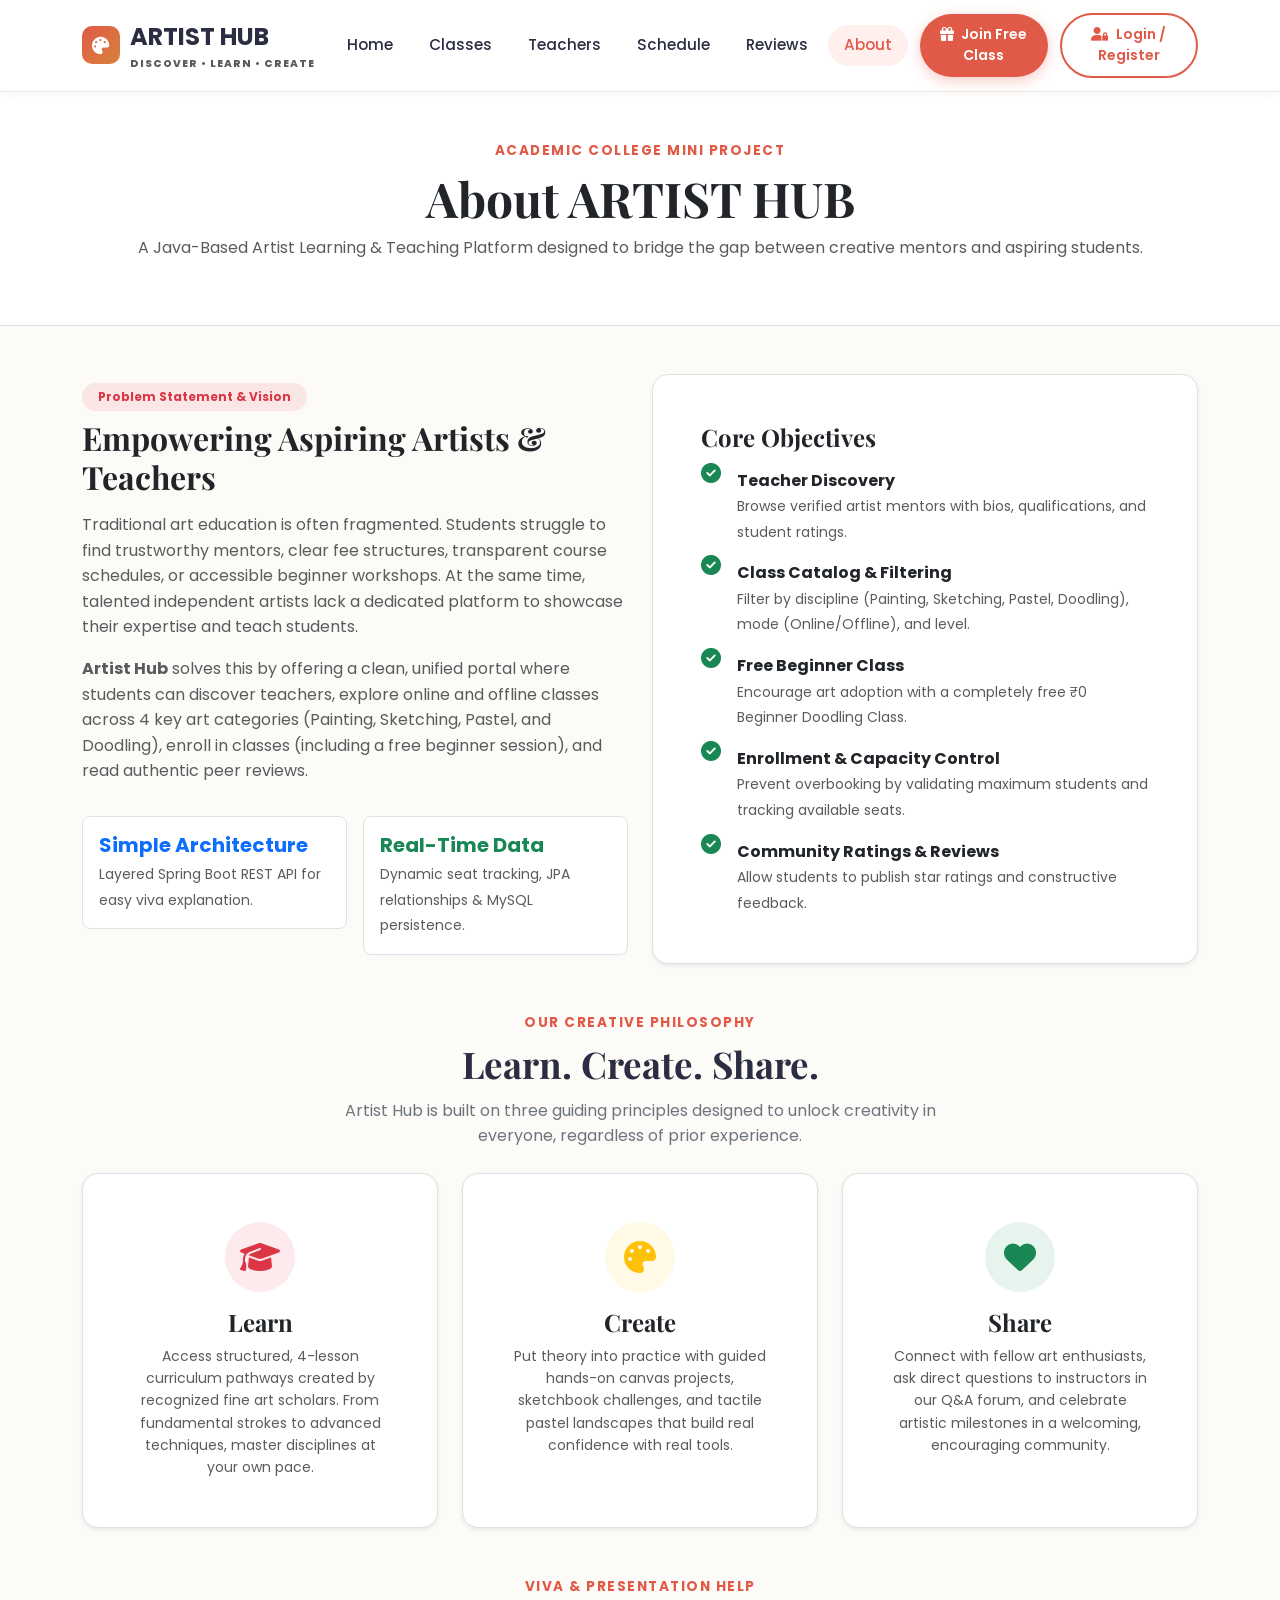
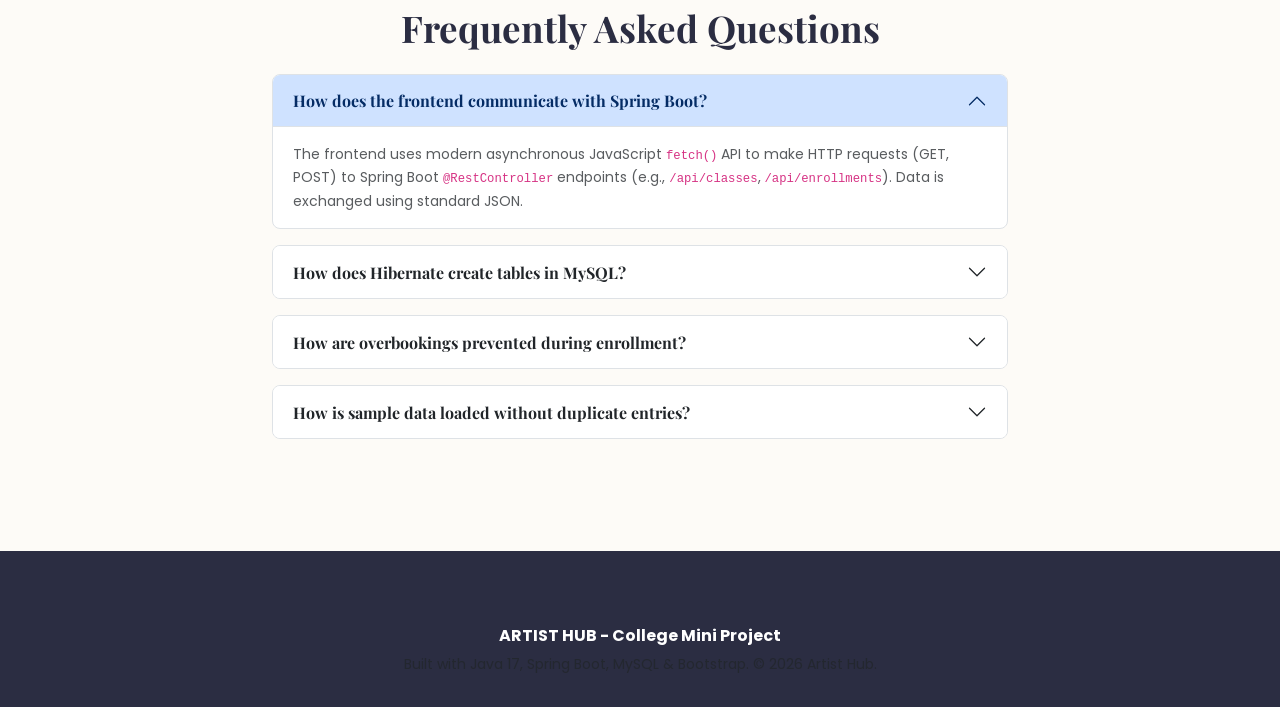
<file: src/main/resources/static/about.html>
<!DOCTYPE html>
<html lang="en">
<head>
    <meta charset="UTF-8">
    <meta name="viewport" content="width=device-width, initial-scale=1.0">
    <title>About ARTIST HUB - College Mini Project</title>
    <!-- Google Fonts -->
    <link rel="preconnect" href="https://fonts.googleapis.com">
    <link rel="preconnect" href="https://fonts.gstatic.com" crossorigin>
    <link href="https://fonts.googleapis.com/css2?family=Playfair+Display:wght@600;700;800&family=Poppins:wght@300;400;500;600;700&display=swap" rel="stylesheet">
    <!-- Bootstrap 5 CSS CDN -->
    <link href="https://cdn.jsdelivr.net/npm/bootstrap@5.3.3/dist/css/bootstrap.min.css" rel="stylesheet">
    <!-- Font Awesome Icons -->
    <link rel="stylesheet" href="https://cdnjs.cloudflare.com/ajax/libs/font-awesome/6.5.2/css/all.min.css">
    <!-- Custom CSS -->
    <link rel="stylesheet" href="css/style.css">
</head>
<body>

    <!-- NAVBAR -->
    <nav class="navbar navbar-expand-lg navbar-custom sticky-top">
        <div class="container">
            <a class="navbar-brand" href="index.html">
                <span class="brand-icon"><i class="fa-solid fa-palette"></i></span>
                <div>
                    <span class="fw-bold tracking-wide">ARTIST HUB</span>
                    <span class="d-block small text-muted font-sans" style="font-size: 0.65rem; letter-spacing: 1px;">DISCOVER • LEARN • CREATE</span>
                </div>
            </a>
            <button class="navbar-toggler border-0" type="button" data-bs-toggle="collapse" data-bs-target="#mainNavbar" aria-controls="mainNavbar" aria-expanded="false" aria-label="Toggle navigation">
                <span class="navbar-toggler-icon"></span>
            </button>
            <div class="collapse navbar-collapse" id="mainNavbar">
                <ul class="navbar-nav ms-auto mb-2 mb-lg-0 align-items-lg-center gap-1">
                    <li class="nav-item"><a class="nav-link" href="index.html">Home</a></li>
                    <li class="nav-item"><a class="nav-link" href="classes.html">Classes</a></li>
                    <li class="nav-item"><a class="nav-link" href="teachers.html">Teachers</a></li>
                    <li class="nav-item"><a class="nav-link" href="schedule.html">Schedule</a></li>
                    <li class="nav-item"><a class="nav-link" href="reviews.html">Reviews</a></li>
                    <li class="nav-item"><a class="nav-link active" href="about.html">About</a></li>
                    <li class="nav-item ms-lg-2 mt-2 mt-lg-0">
                        <button class="btn btn-primary-custom btn-sm px-3" onclick="joinFreeDoodlingClass()">
                            <i class="fa-solid fa-gift me-1"></i> Join Free Class
                        </button>
                    </li>
                </ul>
            </div>
        </div>
    </nav>

    <!-- HEADER -->
    <section class="py-5 bg-white border-bottom">
        <div class="container text-center">
            <span class="section-subtitle">Academic College Mini Project</span>
            <h1 class="display-5 fw-bold text-dark mb-2">About ARTIST HUB</h1>
            <p class="text-muted max-w-600 mx-auto">
                A Java-Based Artist Learning &amp; Teaching Platform designed to bridge the gap between creative mentors and aspiring students.
            </p>
        </div>
    </section>

    <!-- PROJECT PURPOSE & OBJECTIVES -->
    <section class="container py-5">
        <div class="row g-4 align-items-center mb-5">
            <div class="col-lg-6">
                <span class="badge bg-danger bg-opacity-10 text-danger fw-bold px-3 py-2 rounded-pill mb-2">Problem Statement &amp; Vision</span>
                <h2 class="fw-bold text-dark mb-3">Empowering Aspiring Artists &amp; Teachers</h2>
                <p class="text-muted">
                    Traditional art education is often fragmented. Students struggle to find trustworthy mentors, clear fee structures, transparent course schedules, or accessible beginner workshops. At the same time, talented independent artists lack a dedicated platform to showcase their expertise and teach students.
                </p>
                <p class="text-muted">
                    <strong>Artist Hub</strong> solves this by offering a clean, unified portal where students can discover teachers, explore online and offline classes across 4 key art categories (Painting, Sketching, Pastel, and Doodling), enroll in classes (including a free beginner session), and read authentic peer reviews.
                </p>
                <div class="row g-3 mt-2">
                    <div class="col-sm-6">
                        <div class="p-3 bg-white rounded-3 border">
                            <h5 class="fw-bold text-primary mb-1">Simple Architecture</h5>
                            <small class="text-muted">Layered Spring Boot REST API for easy viva explanation.</small>
                        </div>
                    </div>
                    <div class="col-sm-6">
                        <div class="p-3 bg-white rounded-3 border">
                            <h5 class="fw-bold text-success mb-1">Real-Time Data</h5>
                            <small class="text-muted">Dynamic seat tracking, JPA relationships &amp; MySQL persistence.</small>
                        </div>
                    </div>
                </div>
            </div>
            <div class="col-lg-6">
                <div class="p-4 p-md-5 rounded-4 bg-white border shadow-sm">
                    <h4 class="fw-bold text-dark mb-3">Core Objectives</h4>
                    <ul class="list-unstyled mb-0">
                        <li class="d-flex align-items-start gap-3 mb-3">
                            <i class="fa-solid fa-circle-check text-success fa-lg mt-1"></i>
                            <div>
                                <strong class="d-block text-dark">Teacher Discovery</strong>
                                <span class="small text-muted">Browse verified artist mentors with bios, qualifications, and student ratings.</span>
                            </div>
                        </li>
                        <li class="d-flex align-items-start gap-3 mb-3">
                            <i class="fa-solid fa-circle-check text-success fa-lg mt-1"></i>
                            <div>
                                <strong class="d-block text-dark">Class Catalog &amp; Filtering</strong>
                                <span class="small text-muted">Filter by discipline (Painting, Sketching, Pastel, Doodling), mode (Online/Offline), and level.</span>
                            </div>
                        </li>
                        <li class="d-flex align-items-start gap-3 mb-3">
                            <i class="fa-solid fa-circle-check text-success fa-lg mt-1"></i>
                            <div>
                                <strong class="d-block text-dark">Free Beginner Class</strong>
                                <span class="small text-muted">Encourage art adoption with a completely free ₹0 Beginner Doodling Class.</span>
                            </div>
                        </li>
                        <li class="d-flex align-items-start gap-3 mb-3">
                            <i class="fa-solid fa-circle-check text-success fa-lg mt-1"></i>
                            <div>
                                <strong class="d-block text-dark">Enrollment &amp; Capacity Control</strong>
                                <span class="small text-muted">Prevent overbooking by validating maximum students and tracking available seats.</span>
                            </div>
                        </li>
                        <li class="d-flex align-items-start gap-3">
                            <i class="fa-solid fa-circle-check text-success fa-lg mt-1"></i>
                            <div>
                                <strong class="d-block text-dark">Community Ratings &amp; Reviews</strong>
                                <span class="small text-muted">Allow students to publish star ratings and constructive feedback.</span>
                            </div>
                        </li>
                    </ul>
                </div>
            </div>
        </div>

        <!-- LEARN. CREATE. SHARE. COMMUNITY SECTION -->
        <div class="section-header text-center mt-5 mb-4">
            <span class="section-subtitle">Our Creative Philosophy</span>
            <h2 class="section-title">Learn. Create. Share.</h2>
            <p class="section-desc">Artist Hub is built on three guiding principles designed to unlock creativity in everyone, regardless of prior experience.</p>
        </div>

        <div class="row g-4 mb-5">
            <div class="col-md-4">
                <div class="p-4 p-lg-5 bg-white rounded-4 border text-center h-100 shadow-sm">
                    <div class="rounded-circle bg-danger bg-opacity-10 text-danger d-inline-flex align-items-center justify-content-center mb-3" style="width: 70px; height: 70px;">
                        <i class="fa-solid fa-graduation-cap fa-2x"></i>
                    </div>
                    <h4 class="fw-bold text-dark mb-2">Learn</h4>
                    <p class="small text-muted mb-0">
                        Access structured, 4-lesson curriculum pathways created by recognized fine art scholars. From fundamental strokes to advanced techniques, master disciplines at your own pace.
                    </p>
                </div>
            </div>
            <div class="col-md-4">
                <div class="p-4 p-lg-5 bg-white rounded-4 border text-center h-100 shadow-sm">
                    <div class="rounded-circle bg-warning bg-opacity-10 text-warning d-inline-flex align-items-center justify-content-center mb-3" style="width: 70px; height: 70px;">
                        <i class="fa-solid fa-palette fa-2x"></i>
                    </div>
                    <h4 class="fw-bold text-dark mb-2">Create</h4>
                    <p class="small text-muted mb-0">
                        Put theory into practice with guided hands-on canvas projects, sketchbook challenges, and tactile pastel landscapes that build real confidence with real tools.
                    </p>
                </div>
            </div>
            <div class="col-md-4">
                <div class="p-4 p-lg-5 bg-white rounded-4 border text-center h-100 shadow-sm">
                    <div class="rounded-circle bg-success bg-opacity-10 text-success d-inline-flex align-items-center justify-content-center mb-3" style="width: 70px; height: 70px;">
                        <i class="fa-solid fa-heart fa-2x"></i>
                    </div>
                    <h4 class="fw-bold text-dark mb-2">Share</h4>
                    <p class="small text-muted mb-0">
                        Connect with fellow art enthusiasts, ask direct questions to instructors in our Q&amp;A forum, and celebrate artistic milestones in a welcoming, encouraging community.
                    </p>
                </div>
            </div>
        </div>

        <!-- FREQUENTLY ASKED QUESTIONS -->
        <div class="row justify-content-center">
            <div class="col-lg-8">
                <div class="section-header text-center mb-4">
                    <span class="section-subtitle">Viva &amp; Presentation Help</span>
                    <h3 class="section-title">Frequently Asked Questions</h3>
                </div>

                <div class="accordion" id="faqAccordion">
                    <div class="accordion-item border rounded-3 mb-3 overflow-hidden">
                        <h2 class="accordion-header" id="faq1">
                            <button class="accordion-button fw-bold" type="button" data-bs-toggle="collapse" data-bs-target="#collapse1" aria-expanded="true" aria-controls="collapse1">
                                How does the frontend communicate with Spring Boot?
                            </button>
                        </h2>
                        <div id="collapse1" class="accordion-collapse collapse show" aria-labelledby="faq1" data-bs-parent="#faqAccordion">
                            <div class="accordion-body text-muted small">
                                The frontend uses modern asynchronous JavaScript <code>fetch()</code> API to make HTTP requests (GET, POST) to Spring Boot <code>@RestController</code> endpoints (e.g., <code>/api/classes</code>, <code>/api/enrollments</code>). Data is exchanged using standard JSON.
                            </div>
                        </div>
                    </div>

                    <div class="accordion-item border rounded-3 mb-3 overflow-hidden">
                        <h2 class="accordion-header" id="faq2">
                            <button class="accordion-button collapsed fw-bold" type="button" data-bs-toggle="collapse" data-bs-target="#collapse2" aria-expanded="false" aria-controls="collapse2">
                                How does Hibernate create tables in MySQL?
                            </button>
                        </h2>
                        <div id="collapse2" class="accordion-collapse collapse" aria-labelledby="faq2" data-bs-parent="#faqAccordion">
                            <div class="accordion-body text-muted small">
                                With the property <code>spring.jpa.hibernate.ddl-auto=update</code>, Hibernate inspects all entity classes (<code>@Entity</code> like Teacher, ArtClass, Enrollment) and automatically maps Java fields into corresponding database columns, tables, and foreign keys when the application boots.
                            </div>
                        </div>
                    </div>

                    <div class="accordion-item border rounded-3 mb-3 overflow-hidden">
                        <h2 class="accordion-header" id="faq3">
                            <button class="accordion-button collapsed fw-bold" type="button" data-bs-toggle="collapse" data-bs-target="#collapse3" aria-expanded="false" aria-controls="collapse3">
                                How are overbookings prevented during enrollment?
                            </button>
                        </h2>
                        <div id="collapse3" class="accordion-collapse collapse" aria-labelledby="faq3" data-bs-parent="#faqAccordion">
                            <div class="accordion-body text-muted small">
                                Inside <code>EnrollmentService.java</code>, before creating an enrollment record, the service checks <code>enrolledStudents &gt;= maxStudents</code>. If full, it throws an <code>IllegalStateException</code>, and the controller returns an HTTP 400 Bad Request with an informative error message.
                            </div>
                        </div>
                    </div>

                    <div class="accordion-item border rounded-3 overflow-hidden">
                        <h2 class="accordion-header" id="faq4">
                            <button class="accordion-button collapsed fw-bold" type="button" data-bs-toggle="collapse" data-bs-target="#collapse4" aria-expanded="false" aria-controls="collapse4">
                                How is sample data loaded without duplicate entries?
                            </button>
                        </h2>
                        <div id="collapse4" class="accordion-collapse collapse" aria-labelledby="faq4" data-bs-parent="#faqAccordion">
                            <div class="accordion-body text-muted small">
                                The <code>DataInitializer</code> component implements Spring Boot's <code>CommandLineRunner</code>. At startup, it checks <code>if (teacherRepository.count() == 0)</code> before inserting sample mentors, classes, and reviews, ensuring existing data is never duplicated on restarts.
                            </div>
                        </div>
                    </div>
                </div>
            </div>
        </div>
    </section>

    <!-- REUSABLE ENROLLMENT MODAL -->
    <div class="modal fade" id="enrollmentModal" tabindex="-1" aria-labelledby="enrollmentModalLabel" aria-hidden="true">
        <div class="modal-dialog modal-dialog-centered">
            <div class="modal-content">
                <div class="modal-header">
                    <div>
                        <h5 class="modal-title fw-bold" id="enrollmentModalLabel">Enroll in Art Class</h5>
                        <p class="small text-muted mb-0">Fill your details below to reserve your seat</p>
                    </div>
                    <button type="button" class="btn-close" data-bs-dismiss="modal" aria-label="Close"></button>
                </div>
                <div class="modal-body p-4">
                    <div class="alert alert-light border d-flex justify-content-between align-items-center mb-4">
                        <div>
                            <span class="small text-muted d-block">Selected Course</span>
                            <strong id="enrollmentModalClassTitle" class="text-dark">Art Class</strong>
                        </div>
                        <div id="enrollmentModalClassFee">
                            <span class="badge bg-success">FREE</span>
                        </div>
                    </div>

                    <form id="enrollmentForm">
                        <input type="hidden" id="enrollmentClassId" value="">
                        <div class="mb-3">
                            <label for="studentName" class="form-label fw-semibold small">Full Name <span class="text-danger">*</span></label>
                            <input type="text" class="form-control form-control-custom" id="studentName" placeholder="e.g. Priyam Yana" required>
                        </div>
                        <div class="mb-3">
                            <label for="studentEmail" class="form-label fw-semibold small">Email Address <span class="text-danger">*</span></label>
                            <input type="email" class="form-control form-control-custom" id="studentEmail" placeholder="e.g. student@example.com" required>
                        </div>
                        <div class="mb-4">
                            <label for="studentPhone" class="form-label fw-semibold small">Phone Number <span class="text-danger">*</span></label>
                            <input type="tel" class="form-control form-control-custom" id="studentPhone" placeholder="e.g. +91 9876543210" required>
                        </div>
                        <div class="d-grid">
                            <button type="submit" class="btn btn-primary-custom" id="enrollmentSubmitBtn">
                                <i class="fa-solid fa-check me-2"></i>Confirm Enrollment
                            </button>
                        </div>
                    </form>
                </div>
            </div>
        </div>
    </div>

    <!-- FOOTER -->
    <footer class="footer-custom">
        <div class="container text-center">
            <p class="mb-1 fw-bold text-white">ARTIST HUB - College Mini Project</p>
            <p class="small text-muted mb-0">Built with Java 17, Spring Boot, MySQL &amp; Bootstrap. © 2026 Artist Hub.</p>
        </div>
    </footer>

    <!-- Scripts -->
    <script src="https://cdn.jsdelivr.net/npm/bootstrap@5.3.3/dist/js/bootstrap.bundle.min.js"></script>
    <script src="js/app.js"></script>
    <script src="js/enrollment.js"></script>
</body>
</html>
</file>
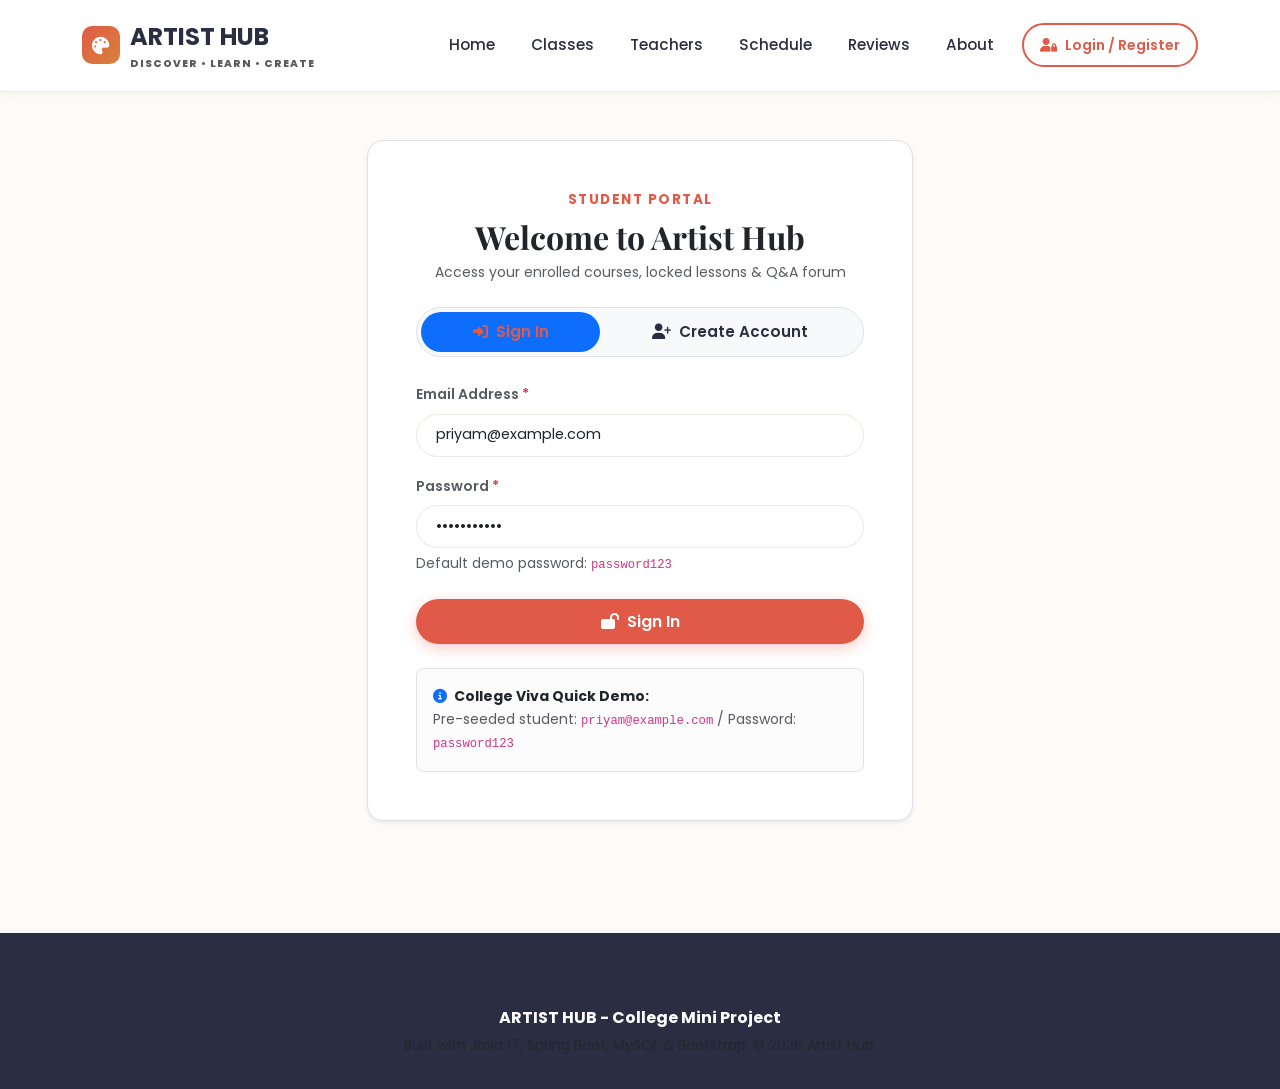
<file: src/main/resources/static/login.html>
<!DOCTYPE html>
<html lang="en">
<head>
    <meta charset="UTF-8">
    <meta name="viewport" content="width=device-width, initial-scale=1.0">
    <title>Student Account - ARTIST HUB</title>
    <!-- Google Fonts -->
    <link rel="preconnect" href="https://fonts.googleapis.com">
    <link rel="preconnect" href="https://fonts.gstatic.com" crossorigin>
    <link href="https://fonts.googleapis.com/css2?family=Playfair+Display:wght@600;700;800&family=Poppins:wght@300;400;500;600;700&display=swap" rel="stylesheet">
    <!-- Bootstrap 5 CSS CDN -->
    <link href="https://cdn.jsdelivr.net/npm/bootstrap@5.3.3/dist/css/bootstrap.min.css" rel="stylesheet">
    <!-- Font Awesome Icons -->
    <link rel="stylesheet" href="https://cdnjs.cloudflare.com/ajax/libs/font-awesome/6.5.2/css/all.min.css">
    <!-- Custom CSS -->
    <link rel="stylesheet" href="css/style.css">
</head>
<body>

    <!-- NAVBAR -->
    <nav class="navbar navbar-expand-lg navbar-custom sticky-top">
        <div class="container">
            <a class="navbar-brand" href="index.html">
                <span class="brand-icon"><i class="fa-solid fa-palette"></i></span>
                <div>
                    <span class="fw-bold tracking-wide">ARTIST HUB</span>
                    <span class="d-block small text-muted font-sans" style="font-size: 0.65rem; letter-spacing: 1px;">DISCOVER • LEARN • CREATE</span>
                </div>
            </a>
            <button class="navbar-toggler border-0" type="button" data-bs-toggle="collapse" data-bs-target="#mainNavbar">
                <span class="navbar-toggler-icon"></span>
            </button>
            <div class="collapse navbar-collapse" id="mainNavbar">
                <ul class="navbar-nav ms-auto mb-2 mb-lg-0 align-items-lg-center gap-1">
                    <li class="nav-item"><a class="nav-link" href="index.html">Home</a></li>
                    <li class="nav-item"><a class="nav-link" href="classes.html">Classes</a></li>
                    <li class="nav-item"><a class="nav-link" href="teachers.html">Teachers</a></li>
                    <li class="nav-item"><a class="nav-link" href="schedule.html">Schedule</a></li>
                    <li class="nav-item"><a class="nav-link" href="reviews.html">Reviews</a></li>
                    <li class="nav-item"><a class="nav-link" href="about.html">About</a></li>
                </ul>
            </div>
        </div>
    </nav>

    <!-- AUTH CONTAINER -->
    <section class="container py-5">
        <div class="row justify-content-center">
            <div class="col-lg-6 col-md-8">
                <div class="p-4 p-md-5 rounded-4 bg-white border shadow-sm">
                    <div class="text-center mb-4">
                        <span class="section-subtitle">Student Portal</span>
                        <h2 class="fw-bold text-dark mb-1">Welcome to Artist Hub</h2>
                        <p class="text-muted small">Access your enrolled courses, locked lessons &amp; Q&amp;A forum</p>
                    </div>

                    <!-- Nav Pills for Login / Register -->
                    <ul class="nav nav-pills nav-fill mb-4 p-1 bg-light rounded-pill border" id="authTabs" role="tablist">
                        <li class="nav-item" role="presentation">
                            <button class="nav-link active rounded-pill fw-semibold py-2" id="login-tab" data-bs-toggle="pill" data-bs-target="#login-pane" type="button" role="tab">
                                <i class="fa-solid fa-right-to-bracket me-1"></i> Sign In
                            </button>
                        </li>
                        <li class="nav-item" role="presentation">
                            <button class="nav-link rounded-pill fw-semibold py-2" id="register-tab" data-bs-toggle="pill" data-bs-target="#register-pane" type="button" role="tab">
                                <i class="fa-solid fa-user-plus me-1"></i> Create Account
                            </button>
                        </li>
                    </ul>

                    <div class="tab-content" id="authTabContent">
                        <!-- LOGIN FORM -->
                        <div class="tab-pane fade show active" id="login-pane" role="tabpanel">
                            <form id="loginForm">
                                <div class="mb-3">
                                    <label for="loginEmail" class="form-label small fw-semibold text-muted">Email Address <span class="text-danger">*</span></label>
                                    <input type="email" class="form-control form-control-custom" id="loginEmail" placeholder="student@example.com" value="priyam@example.com" required>
                                </div>
                                <div class="mb-4">
                                    <label for="loginPassword" class="form-label small fw-semibold text-muted">Password <span class="text-danger">*</span></label>
                                    <input type="password" class="form-control form-control-custom" id="loginPassword" placeholder="••••••••" value="password123" required>
                                    <small class="text-muted d-block mt-1">Default demo password: <code>password123</code></small>
                                </div>
                                <div class="d-grid mb-3">
                                    <button type="submit" class="btn btn-primary-custom" id="loginSubmitBtn">
                                        <i class="fa-solid fa-lock-open me-2"></i>Sign In
                                    </button>
                                </div>
                            </form>
                        </div>

                        <!-- REGISTER FORM -->
                        <div class="tab-pane fade" id="register-pane" role="tabpanel">
                            <form id="registerForm">
                                <div class="mb-3">
                                    <label for="regName" class="form-label small fw-semibold text-muted">Full Name <span class="text-danger">*</span></label>
                                    <input type="text" class="form-control form-control-custom" id="regName" placeholder="e.g. Aniket Verma" required>
                                </div>
                                <div class="mb-3">
                                    <label for="regEmail" class="form-label small fw-semibold text-muted">Email Address <span class="text-danger">*</span></label>
                                    <input type="email" class="form-control form-control-custom" id="regEmail" placeholder="aniket@example.com" required>
                                </div>
                                <div class="mb-3">
                                    <label for="regPhone" class="form-label small fw-semibold text-muted">Phone Number <span class="text-danger">*</span></label>
                                    <input type="tel" class="form-control form-control-custom" id="regPhone" placeholder="+91 9876543210" required>
                                </div>
                                <div class="mb-4">
                                    <label for="regPassword" class="form-label small fw-semibold text-muted">Password <span class="text-danger">*</span></label>
                                    <input type="password" class="form-control form-control-custom" id="regPassword" placeholder="Minimum 4 characters" required>
                                </div>
                                <div class="d-grid">
                                    <button type="submit" class="btn btn-primary-custom" id="regSubmitBtn">
                                        <i class="fa-solid fa-user-check me-2"></i>Create Student Account
                                    </button>
                                </div>
                            </form>
                        </div>
                    </div>

                    <!-- Quick Demo Credentials Banner -->
                    <div class="alert alert-light border rounded-3 mt-4 mb-0 small text-muted">
                        <strong class="d-block text-dark"><i class="fa-solid fa-circle-info text-primary me-1"></i> College Viva Quick Demo:</strong>
                        Pre-seeded student: <code>priyam@example.com</code> / Password: <code>password123</code>
                    </div>
                </div>
            </div>
        </div>
    </section>

    <!-- FOOTER -->
    <footer class="footer-custom">
        <div class="container text-center">
            <p class="mb-1 fw-bold text-white">ARTIST HUB - College Mini Project</p>
            <p class="small text-muted mb-0">Built with Java 17, Spring Boot, MySQL &amp; Bootstrap. © 2026 Artist Hub.</p>
        </div>
    </footer>

    <!-- Scripts -->
    <script src="https://cdn.jsdelivr.net/npm/bootstrap@5.3.3/dist/js/bootstrap.bundle.min.js"></script>
    <script src="js/app.js"></script>
    <script>
        document.addEventListener('DOMContentLoaded', () => {
            // If already logged in, redirect to profile
            if (getCurrentUser()) {
                window.location.href = 'profile.html';
                return;
            }

            // Check if URL has ?action=register
            const params = new URLSearchParams(window.location.search);
            if (params.get('action') === 'register') {
                const regTab = document.getElementById('register-tab');
                if (regTab) bootstrap.Tab.getOrCreateInstance(regTab).show();
            }

            // Handle Login
            const loginForm = document.getElementById('loginForm');
            if (loginForm) {
                loginForm.addEventListener('submit', async (e) => {
                    e.preventDefault();
                    const email = document.getElementById('loginEmail').value.trim();
                    const password = document.getElementById('loginPassword').value.trim();
                    const btn = document.getElementById('loginSubmitBtn');

                    btn.disabled = true;
                    btn.innerHTML = '<span class="spinner-border spinner-border-sm me-2"></span>Signing in...';

                    try {
                        const res = await fetch(`${API_BASE}/auth/login`, {
                            method: 'POST',
                            headers: { 'Content-Type': 'application/json' },
                            body: JSON.stringify({ email, password })
                        });
                        const data = await res.json();
                        if (res.ok) {
                            setCurrentUser(data.student);
                            showNotification('Login successful! Welcome back.', 'success');
                            const returnUrl = params.get('redirect') || 'profile.html';
                            setTimeout(() => { window.location.href = returnUrl; }, 600);
                        } else {
                            showNotification(data.error || 'Login failed.', 'error');
                        }
                    } catch (err) {
                        showNotification('Server communication error.', 'error');
                    } finally {
                        btn.disabled = false;
                        btn.innerHTML = '<i class="fa-solid fa-lock-open me-2"></i>Sign In';
                    }
                });
            }

            // Handle Register
            const regForm = document.getElementById('registerForm');
            if (regForm) {
                regForm.addEventListener('submit', async (e) => {
                    e.preventDefault();
                    const name = document.getElementById('regName').value.trim();
                    const email = document.getElementById('regEmail').value.trim();
                    const phone = document.getElementById('regPhone').value.trim();
                    const password = document.getElementById('regPassword').value.trim();
                    const btn = document.getElementById('regSubmitBtn');

                    btn.disabled = true;
                    btn.innerHTML = '<span class="spinner-border spinner-border-sm me-2"></span>Creating account...';

                    try {
                        const res = await fetch(`${API_BASE}/auth/register`, {
                            method: 'POST',
                            headers: { 'Content-Type': 'application/json' },
                            body: JSON.stringify({ name, email, phone, password })
                        });
                        const data = await res.json();
                        if (res.ok) {
                            setCurrentUser(data.student);
                            showNotification('Account created successfully!', 'success');
                            const returnUrl = params.get('redirect') || 'profile.html';
                            setTimeout(() => { window.location.href = returnUrl; }, 600);
                        } else {
                            showNotification(data.error || 'Registration failed.', 'error');
                        }
                    } catch (err) {
                        showNotification('Server communication error.', 'error');
                    } finally {
                        btn.disabled = false;
                        btn.innerHTML = '<i class="fa-solid fa-user-check me-2"></i>Create Student Account';
                    }
                });
            }
        });
    </script>
</body>
</html>
</file>
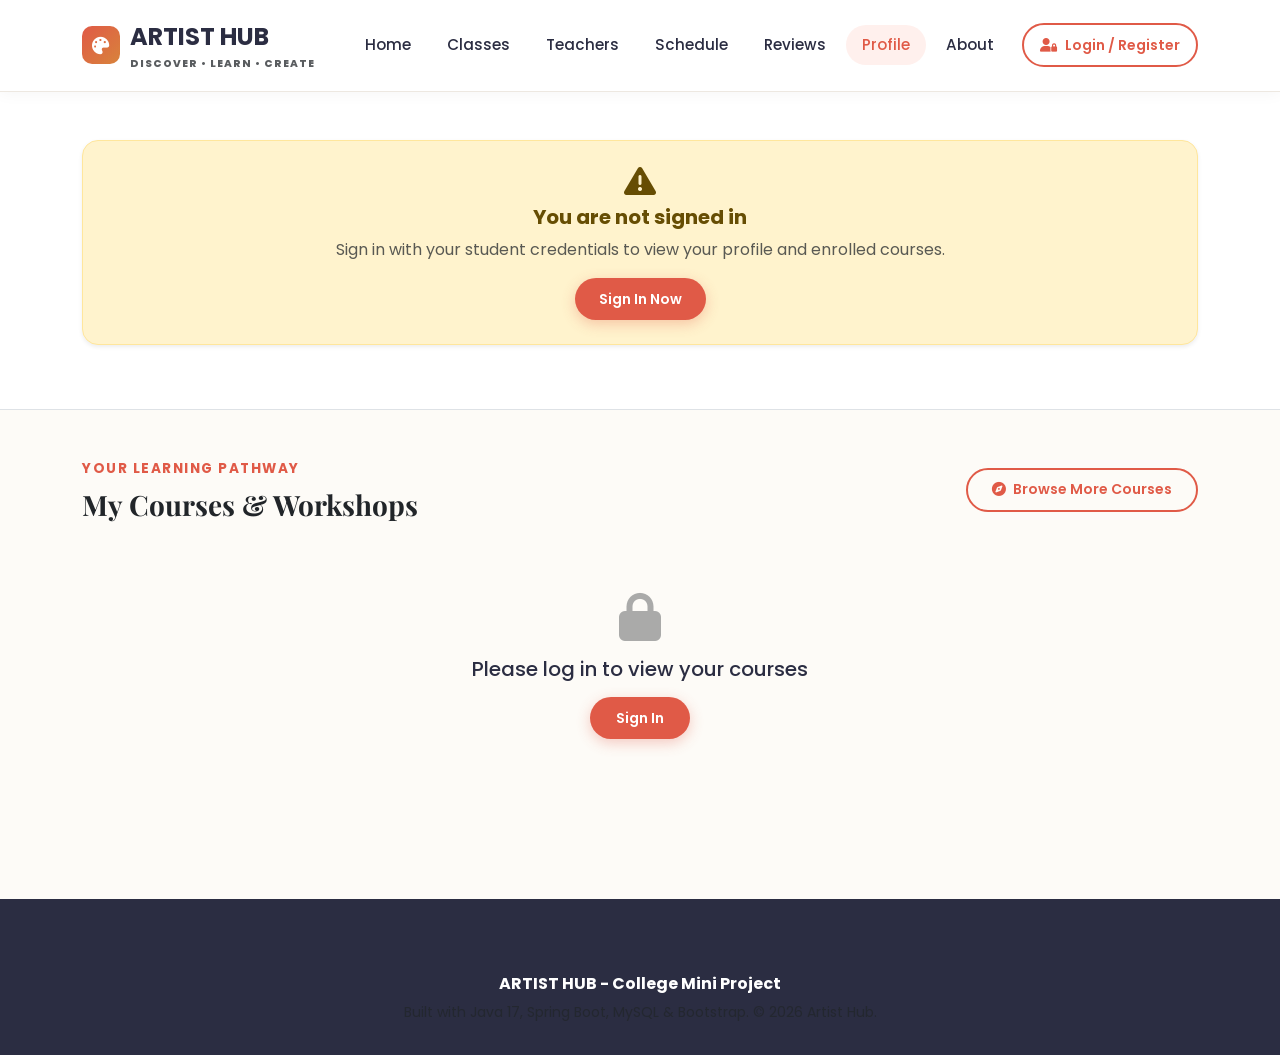
<file: src/main/resources/static/profile.html>
<!DOCTYPE html>
<html lang="en">
<head>
    <meta charset="UTF-8">
    <meta name="viewport" content="width=device-width, initial-scale=1.0">
    <title>My Student Profile &amp; Courses - ARTIST HUB</title>
    <!-- Google Fonts -->
    <link rel="preconnect" href="https://fonts.googleapis.com">
    <link rel="preconnect" href="https://fonts.gstatic.com" crossorigin>
    <link href="https://fonts.googleapis.com/css2?family=Playfair+Display:wght@600;700;800&family=Poppins:wght@300;400;500;600;700&display=swap" rel="stylesheet">
    <!-- Bootstrap 5 CSS CDN -->
    <link href="https://cdn.jsdelivr.net/npm/bootstrap@5.3.3/dist/css/bootstrap.min.css" rel="stylesheet">
    <!-- Font Awesome Icons -->
    <link rel="stylesheet" href="https://cdnjs.cloudflare.com/ajax/libs/font-awesome/6.5.2/css/all.min.css">
    <!-- Custom CSS -->
    <link rel="stylesheet" href="css/style.css">
</head>
<body>

    <!-- NAVBAR -->
    <nav class="navbar navbar-expand-lg navbar-custom sticky-top">
        <div class="container">
            <a class="navbar-brand" href="index.html">
                <span class="brand-icon"><i class="fa-solid fa-palette"></i></span>
                <div>
                    <span class="fw-bold tracking-wide">ARTIST HUB</span>
                    <span class="d-block small text-muted font-sans" style="font-size: 0.65rem; letter-spacing: 1px;">DISCOVER • LEARN • CREATE</span>
                </div>
            </a>
            <button class="navbar-toggler border-0" type="button" data-bs-toggle="collapse" data-bs-target="#mainNavbar">
                <span class="navbar-toggler-icon"></span>
            </button>
            <div class="collapse navbar-collapse" id="mainNavbar">
                <ul class="navbar-nav ms-auto mb-2 mb-lg-0 align-items-lg-center gap-1">
                    <li class="nav-item"><a class="nav-link" href="index.html">Home</a></li>
                    <li class="nav-item"><a class="nav-link" href="classes.html">Classes</a></li>
                    <li class="nav-item"><a class="nav-link" href="teachers.html">Teachers</a></li>
                    <li class="nav-item"><a class="nav-link" href="schedule.html">Schedule</a></li>
                    <li class="nav-item"><a class="nav-link" href="reviews.html">Reviews</a></li>
                    <li class="nav-item"><a class="nav-link active" href="profile.html">Profile</a></li>
                    <li class="nav-item"><a class="nav-link" href="about.html">About</a></li>
                </ul>
            </div>
        </div>
    </nav>

    <!-- HEADER / PROFILE HERO -->
    <section class="py-5 bg-white border-bottom">
        <div class="container">
            <div id="notLoggedInAlert" class="alert alert-warning d-none text-center p-4 rounded-4 shadow-sm">
                <i class="fa-solid fa-triangle-exclamation fa-2x mb-2 d-block"></i>
                <h5 class="fw-bold">You are not signed in</h5>
                <p class="mb-3 text-muted">Sign in with your student credentials to view your profile and enrolled courses.</p>
                <a href="login.html?redirect=profile.html" class="btn btn-primary-custom btn-sm px-4">Sign In Now</a>
            </div>

            <div id="profileDetailsCard" class="d-none">
                <div class="row align-items-center">
                    <div class="col-md-auto text-center mb-3 mb-md-0">
                        <div class="rounded-circle bg-danger bg-opacity-10 text-danger border border-3 border-danger-subtle d-inline-flex align-items-center justify-content-center fw-bold shadow-sm" style="width: 100px; height: 100px; font-size: 2.2rem;" id="userAvatarText">
                            P
                        </div>
                    </div>
                    <div class="col-md">
                        <div class="d-flex flex-wrap align-items-center gap-2 mb-1">
                            <h2 class="fw-bold text-dark mb-0" id="profileName">Student Name</h2>
                            <span class="badge bg-success-subtle text-success border rounded-pill px-3 py-1 small">
                                <i class="fa-solid fa-badge-check me-1"></i>Active Student
                            </span>
                        </div>
                        <p class="text-muted small mb-2">
                            <span class="me-3"><i class="fa-regular fa-envelope text-primary me-1"></i><span id="profileEmail">student@example.com</span></span>
                            <span><i class="fa-solid fa-phone text-primary me-1"></i><span id="profilePhone">+91 9876543210</span></span>
                        </p>
                    </div>
                    <div class="col-md-auto mt-3 mt-md-0">
                        <div class="d-flex gap-3">
                            <div class="p-3 bg-light rounded-3 text-center border">
                                <h4 class="fw-bold text-primary mb-0" id="enrolledCount">0</h4>
                                <small class="text-muted font-sans">Enrolled Courses</small>
                            </div>
                            <div class="p-3 bg-light rounded-3 text-center border">
                                <h4 class="fw-bold text-success mb-0" id="purchasedCount">0</h4>
                                <small class="text-muted font-sans">Purchased</small>
                            </div>
                        </div>
                    </div>
                </div>
            </div>
        </div>
    </section>

    <!-- MY COURSES SECTION -->
    <section class="container py-5" id="my-courses">
        <div class="d-flex justify-content-between align-items-center mb-4">
            <div>
                <span class="section-subtitle">Your Learning Pathway</span>
                <h3 class="fw-bold text-dark mb-0">My Courses &amp; Workshops</h3>
            </div>
            <a href="classes.html" class="btn btn-outline-custom btn-sm">
                <i class="fa-solid fa-compass me-1"></i> Browse More Courses
            </a>
        </div>

        <div class="row g-4" id="myCoursesGrid">
            <div class="col-12 text-center py-5">
                <div class="spinner-border text-primary" role="status"></div>
                <p class="text-muted mt-2">Loading your enrolled courses...</p>
            </div>
        </div>
    </section>

    <!-- FOOTER -->
    <footer class="footer-custom">
        <div class="container text-center">
            <p class="mb-1 fw-bold text-white">ARTIST HUB - College Mini Project</p>
            <p class="small text-muted mb-0">Built with Java 17, Spring Boot, MySQL &amp; Bootstrap. © 2026 Artist Hub.</p>
        </div>
    </footer>

    <!-- Scripts -->
    <script src="https://cdn.jsdelivr.net/npm/bootstrap@5.3.3/dist/js/bootstrap.bundle.min.js"></script>
    <script src="js/app.js"></script>
    <script>
        document.addEventListener('DOMContentLoaded', async () => {
            const user = getCurrentUser();

            if (!user) {
                document.getElementById('notLoggedInAlert').classList.remove('d-none');
                document.getElementById('myCoursesGrid').innerHTML = `
                    <div class="col-12 text-center py-5">
                        <i class="fa-solid fa-lock fa-3x text-muted mb-3 opacity-50"></i>
                        <h5>Please log in to view your courses</h5>
                        <a href="login.html?redirect=profile.html" class="btn btn-primary-custom btn-sm mt-2">Sign In</a>
                    </div>
                `;
                return;
            }

            // Populate profile header
            document.getElementById('profileDetailsCard').classList.remove('d-none');
            document.getElementById('profileName').textContent = user.name || 'Student';
            document.getElementById('profileEmail').textContent = user.email || '';
            document.getElementById('profilePhone').textContent = user.phone || '';
            document.getElementById('userAvatarText').textContent = user.name ? user.name.charAt(0).toUpperCase() : 'S';

            // Load student's enrollments
            loadMyCourses(user.email);
        });

        async function loadMyCourses(email) {
            const container = document.getElementById('myCoursesGrid');
            try {
                const res = await fetch(`${API_BASE}/enrollments/student/${encodeURIComponent(email)}`);
                if (!res.ok) throw new Error('Failed to load courses');

                const enrollments = await res.json();

                if (!enrollments || enrollments.length === 0) {
                    container.innerHTML = `
                        <div class="col-12 text-center py-5">
                            <i class="fa-solid fa-book-open-reader fa-3x text-muted mb-3 opacity-50"></i>
                            <h5>No enrolled courses yet</h5>
                            <p class="text-muted">Start by enrolling in our 100% FREE Beginner Doodling Class or browse specialized workshops!</p>
                            <a href="classes.html" class="btn btn-primary-custom btn-sm mt-2">Explore Catalog</a>
                        </div>
                    `;
                    document.getElementById('enrolledCount').textContent = '0';
                    document.getElementById('purchasedCount').textContent = '0';
                    return;
                }

                // Update stats
                document.getElementById('enrolledCount').textContent = enrollments.length;
                const paidCount = enrollments.filter(e => e.isPaid || (e.amountPaid && e.amountPaid > 0)).length;
                document.getElementById('purchasedCount').textContent = paidCount;

                container.innerHTML = enrollments.map(enr => {
                    const c = enr.artClass;
                    if (!c) return '';
                    const isPaid = enr.isPaid || (enr.amountPaid && enr.amountPaid > 0);
                    const teacherName = c.teacher ? c.teacher.name : 'Master Instructor';
                    const txnBadge = enr.transactionId ? `<span class="small text-muted d-block mt-1 font-monospace"><i class="fa-solid fa-receipt me-1"></i>${enr.transactionId}</span>` : '';

                    return `
                        <div class="col-lg-4 col-md-6">
                            <div class="art-card">
                                <div class="card-img-holder">
                                    <img src="${getClassCategoryImg(c.category)}" alt="${c.name}">
                                    <div class="card-badge-top">${getCategoryBadge(c.category)}</div>
                                    <div class="card-mode-top">${getModeBadge(c.mode)}</div>
                                </div>
                                <div class="art-card-body">
                                    <div class="d-flex justify-content-between align-items-center mb-2">
                                        <span class="badge bg-light text-dark border">${c.level}</span>
                                        ${isPaid 
                                            ? `<span class="badge bg-success-subtle text-success border"><i class="fa-solid fa-circle-check me-1"></i>Purchased (₹${enr.amountPaid})</span>` 
                                            : `<span class="badge bg-info-subtle text-info border"><i class="fa-solid fa-gift me-1"></i>Free Enrolled</span>`}
                                    </div>

                                    <h5 class="class-title">${c.name}</h5>
                                    <p class="class-desc">${c.description || ''}</p>

                                    <div class="d-flex align-items-center gap-2 mb-3 small text-muted">
                                        <i class="fa-solid fa-chalkboard-user text-primary"></i>
                                        <span>Mentor: <strong>${teacherName}</strong></span>
                                    </div>

                                    <div class="alert alert-light border p-2 rounded-3 small mb-3">
                                        <div class="d-flex justify-content-between text-muted">
                                            <span><i class="fa-solid fa-video me-1 text-primary"></i> 4 Video Lessons</span>
                                            <span class="text-success fw-bold">100% Unlocked ✓</span>
                                        </div>
                                        ${txnBadge}
                                    </div>

                                    <div class="card-bottom-row mt-auto">
                                        <span class="small text-muted"><i class="fa-regular fa-calendar-check me-1"></i>${enr.enrollmentDate || 'Enrolled'}</span>
                                        <a href="course-detail.html?id=${c.id}" class="btn btn-sm btn-primary-custom">
                                            <i class="fa-solid fa-play me-1"></i>Continue Learning
                                        </a>
                                    </div>
                                </div>
                            </div>
                        </div>
                    `;
                }).join('');
            } catch (err) {
                console.error('Error loading my courses:', err);
                container.innerHTML = `<div class="col-12 text-center text-danger py-4">Error loading your courses.</div>`;
            }
        }
    </script>
</body>
</html>
</file>
<file: src/main/resources/static/css/style.css>
/* ===================================================================
   ARTIST HUB - Modern Artistic CSS Design System
   =================================================================== */

:root {
    --primary-color: #e05a47;
    --primary-hover: #c94432;
    --primary-light: #fff0ed;
    --secondary-color: #2b2d42;
    --accent-color: #d8833b;
    --accent-teal: #198754;
    --bg-warm: #fdfbf7;
    --bg-card: #ffffff;
    --text-main: #2b2d42;
    --text-muted: #6c757d;
    --border-color: #ede8e1;
    --shadow-soft: 0 4px 20px rgba(0, 0, 0, 0.05);
    --shadow-hover: 0 10px 30px rgba(224, 90, 71, 0.15);
    --radius-default: 16px;
    --radius-pill: 50px;
}

body {
    font-family: 'Poppins', -apple-system, BlinkMacSystemFont, "Segoe UI", Roboto, sans-serif;
    background-color: var(--bg-warm);
    color: var(--text-main);
    line-height: 1.6;
    overflow-x: hidden;
}

h1, h2, h3, h4, .brand-font {
    font-family: 'Playfair Display', Georgia, serif;
    font-weight: 700;
}

/* -------------------------------------------------------------------
   Navbar
   ------------------------------------------------------------------- */
.navbar-custom {
    background-color: rgba(255, 255, 255, 0.95);
    backdrop-filter: blur(10px);
    border-bottom: 1px solid var(--border-color);
    box-shadow: 0 2px 15px rgba(0, 0, 0, 0.04);
    padding: 0.8rem 0;
    transition: all 0.3s ease;
}

.navbar-brand {
    font-size: 1.5rem;
    font-weight: 800;
    color: var(--secondary-color) !important;
    display: flex;
    align-items: center;
    gap: 10px;
}

.brand-icon {
    width: 38px;
    height: 38px;
    background: linear-gradient(135deg, var(--primary-color), var(--accent-color));
    color: white;
    display: inline-flex;
    align-items: center;
    justify-content: center;
    border-radius: 10px;
    font-size: 1.1rem;
}

.nav-link {
    font-weight: 500;
    font-size: 0.95rem;
    color: var(--secondary-color) !important;
    padding: 0.5rem 1rem !important;
    border-radius: var(--radius-pill);
    transition: all 0.2s ease;
}

.nav-link:hover, .nav-link.active {
    color: var(--primary-color) !important;
    background-color: var(--primary-light);
}

/* -------------------------------------------------------------------
   Buttons & Badges
   ------------------------------------------------------------------- */
.btn-primary-custom {
    background-color: var(--primary-color);
    border: none;
    color: white;
    padding: 0.65rem 1.6rem;
    font-weight: 600;
    border-radius: var(--radius-pill);
    transition: all 0.25s ease;
    box-shadow: 0 4px 14px rgba(224, 90, 71, 0.3);
}

.btn-primary-custom:hover {
    background-color: var(--primary-hover);
    color: white;
    transform: translateY(-2px);
    box-shadow: 0 6px 20px rgba(224, 90, 71, 0.4);
}

.btn-outline-custom {
    border: 2px solid var(--primary-color);
    color: var(--primary-color);
    padding: 0.6rem 1.5rem;
    font-weight: 600;
    border-radius: var(--radius-pill);
    transition: all 0.25s ease;
    background: transparent;
}

.btn-outline-custom:hover {
    background-color: var(--primary-color);
    color: white;
    transform: translateY(-2px);
}

.badge-category {
    font-size: 0.75rem;
    font-weight: 600;
    padding: 0.35rem 0.8rem;
    border-radius: var(--radius-pill);
    text-transform: uppercase;
    letter-spacing: 0.5px;
}

.badge-painting {
    background-color: #ede7f6;
    color: #5e35b1;
}

.badge-sketching {
    background-color: #e3f2fd;
    color: #1565c0;
}

.badge-pastel {
    background-color: #fff3e0;
    color: #e65100;
}

.badge-doodling {
    background-color: #e8f5e9;
    color: #2e7d32;
}

.badge-online {
    background-color: #e0f2fe;
    color: #0284c7;
}

.badge-offline {
    background-color: #fef3c7;
    color: #b45309;
}

.badge-free {
    background-color: #d1fae5;
    color: #047857;
    font-weight: 700;
}

/* -------------------------------------------------------------------
   Hero Section
   ------------------------------------------------------------------- */
.hero-section {
    padding: 5rem 0 4rem;
    position: relative;
    background: linear-gradient(180deg, #fff9f5 0%, var(--bg-warm) 100%);
    border-bottom: 1px solid var(--border-color);
}

.hero-tagline {
    display: inline-block;
    background: var(--primary-light);
    color: var(--primary-color);
    font-weight: 600;
    font-size: 0.85rem;
    padding: 0.4rem 1.2rem;
    border-radius: var(--radius-pill);
    margin-bottom: 1.2rem;
    text-transform: uppercase;
    letter-spacing: 1px;
}

.hero-title {
    font-size: 3.2rem;
    line-height: 1.2;
    color: var(--secondary-color);
    margin-bottom: 1.2rem;
}

.hero-title span {
    color: var(--primary-color);
    position: relative;
}

.hero-subtitle {
    font-size: 1.15rem;
    color: var(--text-muted);
    margin-bottom: 2rem;
    max-width: 580px;
}

.hero-stats-box {
    background: white;
    border-radius: var(--radius-default);
    padding: 1.2rem 1.8rem;
    box-shadow: var(--shadow-soft);
    border: 1px solid var(--border-color);
    display: flex;
    justify-content: space-between;
    gap: 1.5rem;
    margin-top: 2rem;
}

.stat-item h4 {
    margin: 0;
    color: var(--primary-color);
    font-size: 1.7rem;
    font-weight: 800;
}

.stat-item p {
    margin: 0;
    font-size: 0.82rem;
    color: var(--text-muted);
    font-weight: 500;
}

.hero-image-wrapper {
    position: relative;
    border-radius: 24px;
    overflow: hidden;
    box-shadow: 0 15px 35px rgba(0, 0, 0, 0.1);
}

.hero-image-wrapper img {
    width: 100%;
    height: 480px;
    object-fit: cover;
    transition: transform 0.5s ease;
}

.hero-image-wrapper:hover img {
    transform: scale(1.03);
}

.hero-badge-float {
    position: absolute;
    bottom: 25px;
    left: 25px;
    background: rgba(255, 255, 255, 0.95);
    backdrop-filter: blur(8px);
    padding: 12px 20px;
    border-radius: var(--radius-default);
    box-shadow: 0 8px 25px rgba(0, 0, 0, 0.12);
    display: flex;
    align-items: center;
    gap: 12px;
}

/* -------------------------------------------------------------------
   Section Headers
   ------------------------------------------------------------------- */
.section-padding {
    padding: 4.5rem 0;
}

.section-header {
    margin-bottom: 3rem;
}

.section-subtitle {
    text-transform: uppercase;
    font-size: 0.85rem;
    font-weight: 700;
    color: var(--primary-color);
    letter-spacing: 1.5px;
    display: block;
    margin-bottom: 0.5rem;
}

.section-title {
    font-size: 2.3rem;
    color: var(--secondary-color);
    margin-bottom: 0.7rem;
}

.section-desc {
    color: var(--text-muted);
    font-size: 1rem;
    max-width: 600px;
    margin: 0 auto;
}

/* -------------------------------------------------------------------
   Cards (Classes, Teachers, Reviews)
   ------------------------------------------------------------------- */
.art-card {
    background: var(--bg-card);
    border-radius: var(--radius-default);
    border: 1px solid var(--border-color);
    box-shadow: var(--shadow-soft);
    overflow: hidden;
    transition: all 0.3s ease;
    height: 100%;
    display: flex;
    flex-direction: column;
}

.art-card:hover {
    transform: translateY(-6px);
    box-shadow: var(--shadow-hover);
    border-color: rgba(224, 90, 71, 0.3);
}

.card-img-holder {
    height: 180px;
    position: relative;
    overflow: hidden;
    background-color: #f1ede7;
}

.card-img-holder img {
    width: 100%;
    height: 100%;
    object-fit: cover;
    transition: transform 0.4s ease;
}

.art-card:hover .card-img-holder img {
    transform: scale(1.06);
}

.card-badge-top {
    position: absolute;
    top: 12px;
    left: 12px;
}

.card-mode-top {
    position: absolute;
    top: 12px;
    right: 12px;
}

.art-card-body {
    padding: 1.5rem;
    display: flex;
    flex-direction: column;
    flex-grow: 1;
}

.class-title {
    font-size: 1.25rem;
    font-weight: 700;
    color: var(--secondary-color);
    margin-bottom: 0.6rem;
    line-height: 1.35;
}

.class-desc {
    font-size: 0.88rem;
    color: var(--text-muted);
    margin-bottom: 1rem;
    display: -webkit-box;
    -webkit-line-clamp: 2;
    -webkit-box-orient: vertical;
    overflow: hidden;
}

.class-meta {
    font-size: 0.82rem;
    color: var(--text-muted);
    display: flex;
    flex-wrap: wrap;
    gap: 12px;
    margin-bottom: 1.2rem;
    padding-bottom: 1rem;
    border-bottom: 1px solid var(--border-color);
}

.class-meta span {
    display: inline-flex;
    align-items: center;
    gap: 5px;
}

.teacher-snippet {
    display: flex;
    align-items: center;
    gap: 10px;
    margin-bottom: 1.2rem;
}

.teacher-snippet img {
    width: 36px;
    height: 36px;
    border-radius: 50%;
    object-fit: cover;
}

.teacher-snippet .teacher-name {
    font-size: 0.88rem;
    font-weight: 600;
    color: var(--secondary-color);
    margin: 0;
}

.teacher-snippet .teacher-spec {
    font-size: 0.75rem;
    color: var(--text-muted);
    margin: 0;
}

.card-bottom-row {
    margin-top: auto;
    display: flex;
    align-items: center;
    justify-content: space-between;
    padding-top: 0.5rem;
}

.price-tag {
    font-size: 1.35rem;
    font-weight: 800;
    color: var(--secondary-color);
}

.price-tag.free {
    color: #198754;
}

.seats-badge {
    font-size: 0.78rem;
    font-weight: 600;
    padding: 0.2rem 0.6rem;
    border-radius: 6px;
}

.seats-badge.plenty {
    background-color: #e8f5e9;
    color: #2e7d32;
}

.seats-badge.few {
    background-color: #fff8e1;
    color: #f57f17;
}

.seats-badge.full {
    background-color: #ffebee;
    color: #c62828;
}

/* -------------------------------------------------------------------
   Teacher Cards
   ------------------------------------------------------------------- */
.teacher-card {
    background: white;
    border-radius: var(--radius-default);
    border: 1px solid var(--border-color);
    box-shadow: var(--shadow-soft);
    padding: 2rem 1.5rem;
    text-align: center;
    transition: all 0.3s ease;
    height: 100%;
}

.teacher-card:hover {
    transform: translateY(-6px);
    box-shadow: var(--shadow-hover);
    border-color: rgba(224, 90, 71, 0.3);
}

.teacher-avatar-wrapper {
    width: 110px;
    height: 110px;
    margin: 0 auto 1.2rem;
    border-radius: 50%;
    padding: 4px;
    background: linear-gradient(135deg, var(--primary-color), var(--accent-color));
}

.teacher-avatar-wrapper img {
    width: 100%;
    height: 100%;
    object-fit: cover;
    border-radius: 50%;
    background: white;
}

.teacher-card-name {
    font-size: 1.25rem;
    font-weight: 700;
    color: var(--secondary-color);
    margin-bottom: 0.25rem;
}

.teacher-card-spec {
    font-size: 0.85rem;
    color: var(--primary-color);
    font-weight: 600;
    margin-bottom: 0.6rem;
}

.teacher-card-bio {
    font-size: 0.85rem;
    color: var(--text-muted);
    margin-bottom: 1.2rem;
    line-height: 1.5;
}

.teacher-meta-pill {
    display: inline-flex;
    align-items: center;
    gap: 8px;
    background: var(--bg-warm);
    border: 1px solid var(--border-color);
    padding: 0.3rem 0.9rem;
    border-radius: var(--radius-pill);
    font-size: 0.78rem;
    color: var(--text-main);
    font-weight: 500;
    margin-bottom: 1rem;
}

/* -------------------------------------------------------------------
   Free Class Highlight Banner
   ------------------------------------------------------------------- */
.free-class-banner {
    background: linear-gradient(135deg, #2b2d42 0%, #1e202f 100%);
    color: white;
    border-radius: 24px;
    padding: 3.5rem 3rem;
    position: relative;
    overflow: hidden;
    box-shadow: 0 15px 40px rgba(43, 45, 66, 0.2);
}

.free-class-banner::before {
    content: '';
    position: absolute;
    top: -50px;
    right: -50px;
    width: 200px;
    height: 200px;
    background: rgba(224, 90, 71, 0.15);
    border-radius: 50%;
    pointer-events: none;
}

.free-badge-sparkle {
    display: inline-flex;
    align-items: center;
    gap: 8px;
    background: rgba(255, 255, 255, 0.15);
    border: 1px solid rgba(255, 255, 255, 0.25);
    padding: 0.4rem 1.2rem;
    border-radius: var(--radius-pill);
    font-size: 0.85rem;
    font-weight: 600;
    color: #ffd166;
    margin-bottom: 1.2rem;
}

/* -------------------------------------------------------------------
   Stationery Supplies Cards
   ------------------------------------------------------------------- */
.supply-card {
    background: white;
    border: 1px solid var(--border-color);
    border-radius: var(--radius-default);
    padding: 1.8rem;
    height: 100%;
    transition: all 0.3s ease;
}

.supply-card:hover {
    transform: translateY(-4px);
    box-shadow: var(--shadow-soft);
    border-color: var(--primary-color);
}

.supply-icon {
    width: 48px;
    height: 48px;
    border-radius: 12px;
    display: flex;
    align-items: center;
    justify-content: center;
    font-size: 1.3rem;
    margin-bottom: 1.2rem;
}

.supply-list {
    list-style: none;
    padding: 0;
    margin: 0;
}

.supply-list li {
    font-size: 0.9rem;
    padding: 0.4rem 0;
    color: var(--text-main);
    display: flex;
    align-items: center;
    gap: 10px;
    border-bottom: 1px dashed #f0ece6;
}

.supply-list li:last-child {
    border-bottom: none;
}

.supply-list li i {
    color: var(--primary-color);
    font-size: 0.8rem;
}

/* -------------------------------------------------------------------
   Art Videos Cards
   ------------------------------------------------------------------- */
.video-card {
    background: white;
    border-radius: var(--radius-default);
    border: 1px solid var(--border-color);
    overflow: hidden;
    box-shadow: var(--shadow-soft);
    transition: all 0.3s ease;
    height: 100%;
}

.video-card:hover {
    transform: translateY(-5px);
    box-shadow: var(--shadow-hover);
}

.video-thumbnail-holder {
    height: 180px;
    position: relative;
    background-color: #000;
}

.video-thumbnail-holder img {
    width: 100%;
    height: 100%;
    object-fit: cover;
    opacity: 0.85;
    transition: opacity 0.3s;
}

.video-card:hover .video-thumbnail-holder img {
    opacity: 1;
}

.play-button-overlay {
    position: absolute;
    top: 50%;
    left: 50%;
    transform: translate(-50%, -50%);
    width: 50px;
    height: 50px;
    background: rgba(224, 90, 71, 0.9);
    border-radius: 50%;
    display: flex;
    align-items: center;
    justify-content: center;
    color: white;
    font-size: 1.2rem;
    box-shadow: 0 4px 15px rgba(0, 0, 0, 0.3);
    transition: all 0.3s ease;
}

.video-card:hover .play-button-overlay {
    transform: translate(-50%, -50%) scale(1.15);
    background: var(--primary-color);
}

.video-body {
    padding: 1.3rem;
}

/* -------------------------------------------------------------------
   Reviews
   ------------------------------------------------------------------- */
.review-card {
    background: white;
    border-radius: var(--radius-default);
    border: 1px solid var(--border-color);
    box-shadow: var(--shadow-soft);
    padding: 1.5rem;
    height: 100%;
    display: flex;
    flex-direction: column;
    transition: all 0.3s ease;
}

.review-card:hover {
    transform: translateY(-4px);
    border-color: rgba(224, 90, 71, 0.3);
}

.star-rating {
    color: #ffb703;
    font-size: 0.95rem;
    margin-bottom: 0.6rem;
}

.star-rating-select {
    display: flex;
    gap: 8px;
    font-size: 1.6rem;
    color: #d1d5db;
    cursor: pointer;
}

.star-rating-select i:hover,
.star-rating-select i.active {
    color: #ffb703;
}

.review-comment {
    font-size: 0.92rem;
    color: var(--secondary-color);
    font-style: italic;
    margin-bottom: 1rem;
    flex-grow: 1;
}

.review-author {
    font-weight: 600;
    font-size: 0.88rem;
    color: var(--secondary-color);
    margin: 0;
}

.review-class {
    font-size: 0.78rem;
    color: var(--primary-color);
    margin: 0;
}

.review-date {
    font-size: 0.75rem;
    color: var(--text-muted);
}

/* -------------------------------------------------------------------
   Filter Bar & Controls
   ------------------------------------------------------------------- */
.filter-card {
    background: white;
    border-radius: var(--radius-default);
    border: 1px solid var(--border-color);
    padding: 1.5rem;
    margin-bottom: 2.5rem;
    box-shadow: var(--shadow-soft);
}

.form-control-custom, .form-select-custom {
    border-radius: var(--radius-pill);
    border: 1px solid var(--border-color);
    padding: 0.6rem 1.2rem;
    font-size: 0.9rem;
    transition: all 0.2s ease;
}

.form-control-custom:focus, .form-select-custom:focus {
    border-color: var(--primary-color);
    box-shadow: 0 0 0 3px rgba(224, 90, 71, 0.15);
}

/* -------------------------------------------------------------------
   Schedule Table
   ------------------------------------------------------------------- */
.schedule-table-card {
    background: white;
    border-radius: var(--radius-default);
    border: 1px solid var(--border-color);
    overflow: hidden;
    box-shadow: var(--shadow-soft);
}

.table-custom {
    margin-bottom: 0;
}

.table-custom thead th {
    background-color: #f7f4ee;
    color: var(--secondary-color);
    font-weight: 600;
    font-size: 0.85rem;
    text-transform: uppercase;
    letter-spacing: 0.5px;
    padding: 1rem 1.2rem;
    border-bottom: 1px solid var(--border-color);
}

.table-custom tbody td {
    padding: 1.1rem 1.2rem;
    vertical-align: middle;
    border-bottom: 1px solid #f3efe9;
    font-size: 0.9rem;
}

/* -------------------------------------------------------------------
   Footer
   ------------------------------------------------------------------- */
.footer-custom {
    background-color: var(--secondary-color);
    color: #e2e8f0;
    padding: 4.5rem 0 2rem;
    margin-top: 4rem;
}

.footer-brand {
    font-size: 1.4rem;
    font-weight: 800;
    color: white;
    margin-bottom: 0.8rem;
}

.footer-links {
    list-style: none;
    padding: 0;
    margin: 0;
}

.footer-links li {
    margin-bottom: 0.6rem;
}

.footer-links a {
    color: #cbd5e1;
    text-decoration: none;
    font-size: 0.9rem;
    transition: color 0.2s;
}

.footer-links a:hover {
    color: var(--primary-color);
}

.footer-bottom {
    border-top: 1px solid rgba(255, 255, 255, 0.1);
    padding-top: 1.5rem;
    margin-top: 3rem;
    font-size: 0.85rem;
    color: #94a3b8;
}

/* -------------------------------------------------------------------
   Modals
   ------------------------------------------------------------------- */
.modal-content {
    border-radius: 20px;
    border: none;
    box-shadow: 0 20px 50px rgba(0, 0, 0, 0.15);
    overflow: hidden;
}

.modal-header {
    background: #fdfbf7;
    border-bottom: 1px solid var(--border-color);
    padding: 1.2rem 1.5rem;
}

.modal-footer {
    border-top: 1px solid var(--border-color);
    padding: 1rem 1.5rem;
}
</file>
